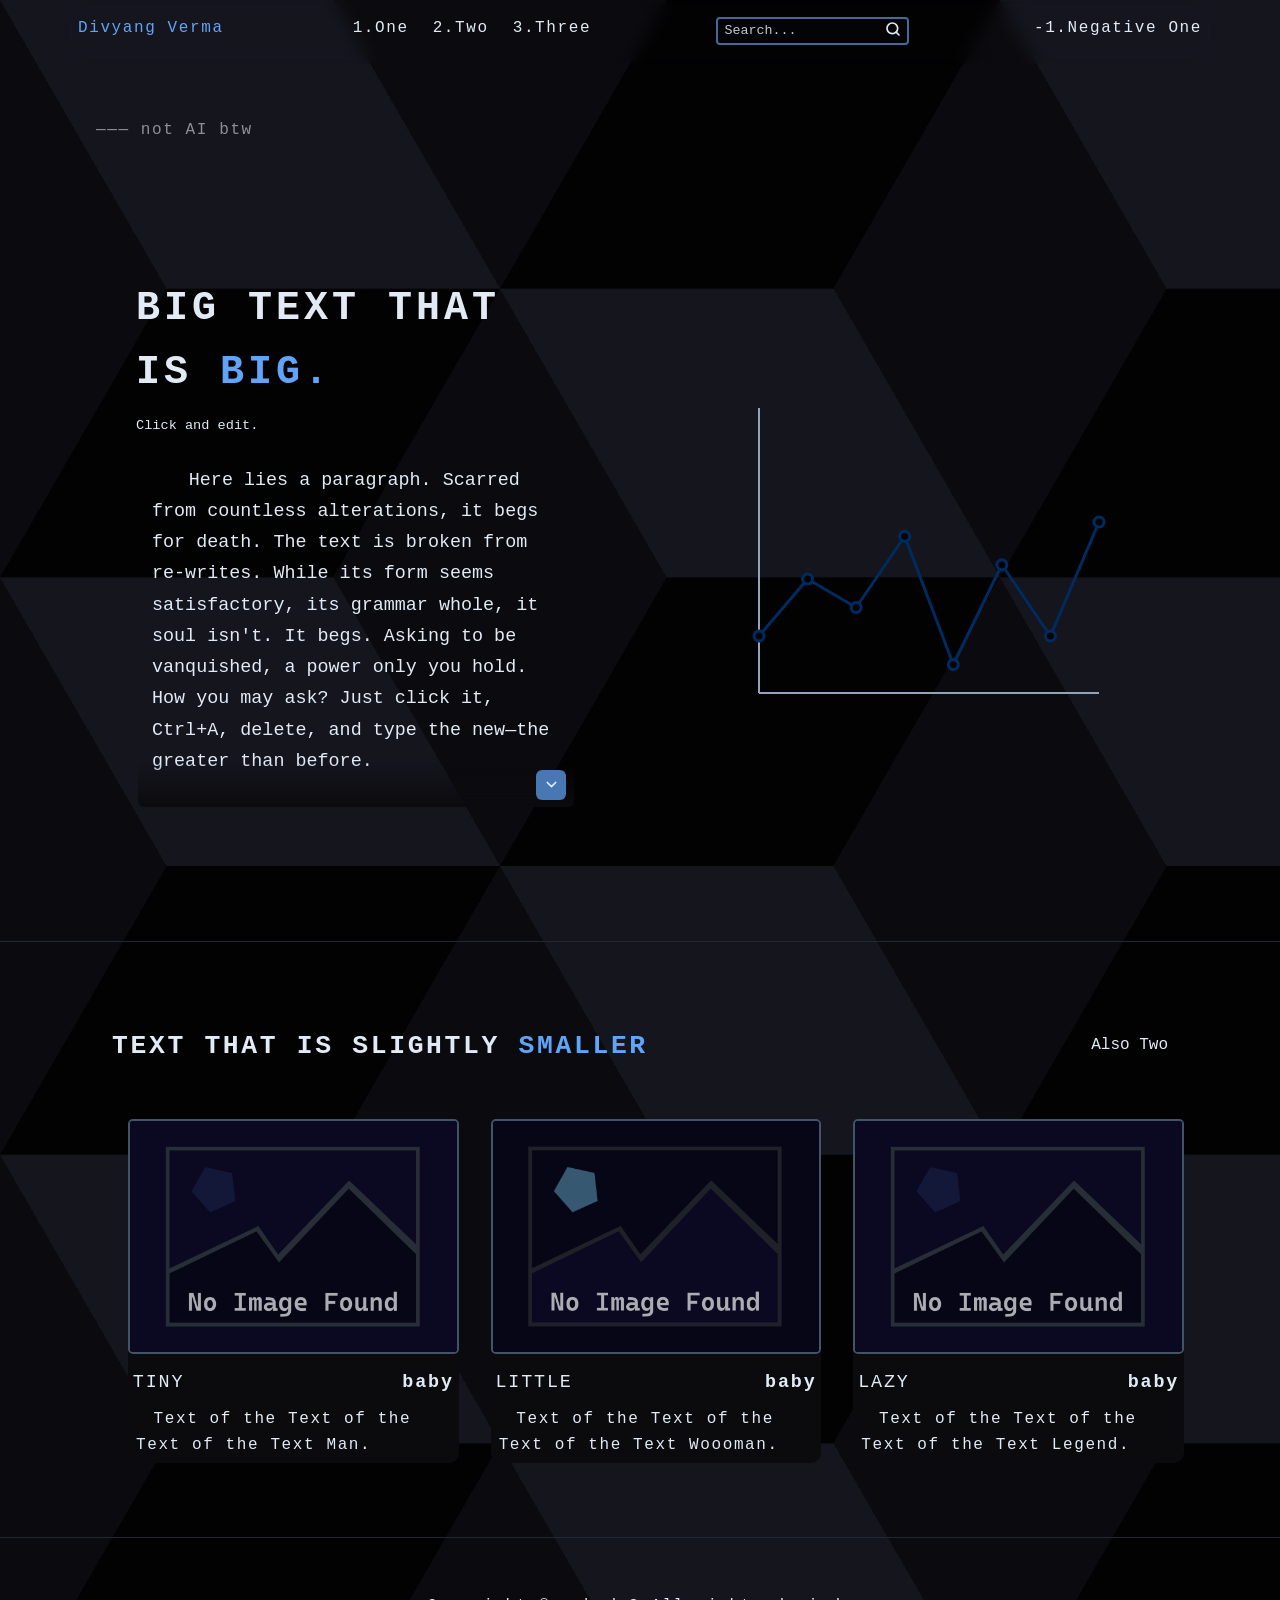
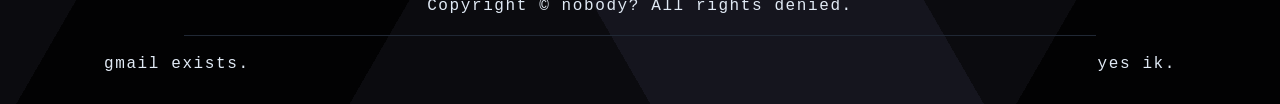
<file: index.html>
<!DOCTYPE html>
<html lang="en">
<head>
    <meta charset="UTF-8">
    <meta name="viewport" content="width=device-width, initial-scale=1.0">
    <title>Divy Thingy</title>
    <meta name="description" content=" description of website">
    <link rel="stylesheet" href="style.css">
</head>
<body>
    <header>
        <nav>
            <ul>
                <li><a href="index.html" class="navItem" style="color: #61a4f7;"><p class="navName" style="color: #61a4f7;">Divyang Verma</p></a></li>
                
                <div class="navItemGroup">
                    <li><a href="#one" class="navItem"><p class="navNum">1.</p> <p class="navName">One</p></a></li>
                    <li><a href="#two" class="navItem"><p class="navNum">2.</p> <p class="navName">Two</p></a></li>
                    <li><a href="#three" class="navItem"><p class="navNum">3.</p> <p class="navName">Three</p></a></li>
                </div>

                <li><form class="searchForm">
                    <input type="text" placeholder="Search..." class="searchInput">
                    <button type="submit" class="searchButton">
                        <svg width="16" height="16" viewBox="0 0 24 24" fill="none" stroke="currentColor" stroke-width="2.5" stroke-linecap="round" stroke-linejoin="round"><circle cx="11" cy="11" r="8"></circle><line x1="21" y1="21" x2="16.65" y2="16.65"></line></svg>
                    </button>
                </form></li>
                
                <li class="rightItem"><a href="#negOne" class="navItem"><p class="navNum">-1.</p> <p class="navName">Negative One</p></a></li>
            </ul>
        </nav>
    </header>


    <div id="textOverlay" class="text-overlay">
        <div class="expanded-text-box">
            <button id="closeTextButton" class="text-close-button" title="Close expanded text" aria-label="Close expanded text">
                <svg viewBox="0 0 24 24" fill="none" stroke="currentColor" stroke-width="2" stroke-linecap="round" stroke-linejoin="round"><line x1="18" y1="6" x2="6" y2="18"></line><line x1="6" y1="6" x2="18" y2="18"></line></svg>
            </button>
            <h2>More text ...</h2>
            <div id="expandedTextEditor" class="expanded-text-editor" contenteditable="true"></div>
        </div>
    </div>

    <div id="graphOverlay" class="graph-overlay">
        <div class="expanded-graph">
            <button id="closeGraphButton" class="close-button" title="Close expanded graph" aria-label="Close expanded graph">
                <svg viewBox="0 0 24 24" fill="none" stroke="currentColor" stroke-width="2" stroke-linecap="round" stroke-linejoin="round"><line x1="18" y1="6" x2="6" y2="18"></line><line x1="6" y1="6" x2="18" y2="18"></line></svg>
            </button>

            <div class="expanded-graph-left">
                <h2>Graph</h2>
                <div id="expandedGraphStage" class="graph-space"></div>
            </div>

            <div class="expanded-graph-right">
                <h3>Tablular Info</h3>
                <div class="sentence-table-container">
                    <table class="sentence-table">
                    <thead><tr><th>#</th><th>First Word</th><th>Length</th></tr></thead>
                    <tbody id="sentenceTableBody"></tbody>
                    </table>
                </div>

                <div class="stats-section">
                    <div class="stats-title">Stats</div>
                    <div class="stats-grid">
                        <div class="stat-item"><div class="stat-label">Common Word Starting</div><div id="commonStarterStat" class="stat-value">0.00%</div></div>
                        <div class="stat-item"><div class="stat-label">Standard Deviation</div><div id="standardDeviationStat" class="stat-value">0.00 words</div></div>
                        <div class="stat-item"><div class="stat-label">Average Sentence Length</div><div id="averageSentenceLengthStat" class="stat-value">0.00 words</div></div>
                        <div class="stat-item"><div class="stat-label">Average First Word Length</div><div id="averageFirstWordLengthStat" class="stat-value">0.00 letters</div></div>
                    </div>
                </div>
            </div>
        </div>
    </div>

    <br>
    <br>
    <br>
    <br>

    <p class="sectioned"><span class="revHover">——— not AI btw</span><span class="reveal">: Yes, this site was made from scrath (no A.I.). No I do not know how to spell scratch.</span></p>

    <br>
    <br>

    <main>
        <section id="primary">
            <section id="left">
                    <div class="container-box">
                        <h1>Big text that is <span class="highligthThisText">Big.</span></h1>
                        <div class="helper-text">Click and edit.</div>
                        <div id="paragraphWrapper" class="paragraph-wrapper">
                            <div id="liveTextSource" class="paragraph-editor" contenteditable="true">&emsp;&emsp;Here lies a paragraph. Scarred from countless alterations, it begs for death. The text is broken from re-writes. While its form seems satisfactory, its grammar whole, it soul isn't. It begs. Asking to be vanquished, a power only you hold. How you may ask? Just click it, Ctrl+A, delete, and type the new—the greater than before.</div>
                            <button id="resetTextButton" class="reset-text-button" title="Reset">
                                ↺
                            </button>
                            <button id="expandTextButton" class="text-expand-button" title="Expand text" aria-label="Expand text">
                                <svg viewBox="0 0 24 24" fill="none" stroke="currentColor" stroke-width="2" stroke-linecap="round" stroke-linejoin="round"><polyline points="6 9 12 15 18 9"></polyline></svg>
                            </button>
                        </div>
                    </div>
            </section>
            <section id="right">
                <div class="container-box graph-panel">
                    <h2>Graph</h2>
                    <div class="helper-text">Hover and Click.</div>
                    <button id="expandGraphButton" class="expand-button" title="Expand graph" aria-label="Expand graph">
                        <svg viewBox="0 0 24 24" fill="none" stroke="currentColor" stroke-width="2" stroke-linecap="round" stroke-linejoin="round"><polyline points="8 3 3 3 3 8"></polyline><polyline points="16 3 21 3 21 8"></polyline><polyline points="8 21 3 21 3 16"></polyline><polyline points="16 21 21 21 21 16"></polyline></svg>
                    </button>
                    <div style="position:relative;padding-left:45px;margin-top:20px;padding-bottom:20px;">
                        <div id="visualGraphStage" class="graph-space"></div>
                    </div>
                </div>
            </section>
        </section>

        <br>
        <br>
        <br>

        <hr>

        <br>
        <br>

        <section id="secondary">
            <div class="title">
                <h2>Text That is Slightly <span class="highligthThisText">Smaller</span></h2>   <a href="projects.html" class="randomLinkOne">Also Two</a>
            </div>

            <br>

            <ul class="list">
                <li class="listItem">
                    <img src="NoImageFound.png" alt="Tiny Image" class="imageInList">
                    <div class="tinyTitle">
                        <p class="tinyName">Tiny</p>     <p class="tinyYear">baby</p>
                    </div>
                    <p class="listItemGenText"> &emsp;Text of the Text of the Text of the Text Man.</p>
                </li>
                <li class="listItem">
                    <img src="NoImageFoundTwo.png" alt="Tiny Image" class="imageInList">
                    <div class="tinyTitle">
                        <p class="tinyName">Little</p>     <p class="tinyYear">baby</p>
                    </div>
                    <p class="listItemGenText">&emsp;Text of the Text of the Text of the Text Woooman.</p>
                </li>
                <li class="listItem">
                    <img src="NoImageFound.png" alt="Tiny Image" class="imageInList">
                    <div class="tinyTitle">
                        <p class="tinyName">Lazy</p>     <p class="tinyYear">baby</p>
                    </div>
                    <p class="listItemGenText">&emsp;Text of the Text of the Text of the Text Legend.</p>
                </li>
            </ul>
        </section>
    </main>

    <br>

    <hr>
    
    <footer>
        <p>Copyright &copy; nobody? All rights denied.</p>
        <hr class="footBreak">
        <div class="bottomFoot"> <p>gmail exists.</p> <p>yes ik.</p> </div>
    </footer>

    <script src="script.js"></script>
</body>
</html>
</file>
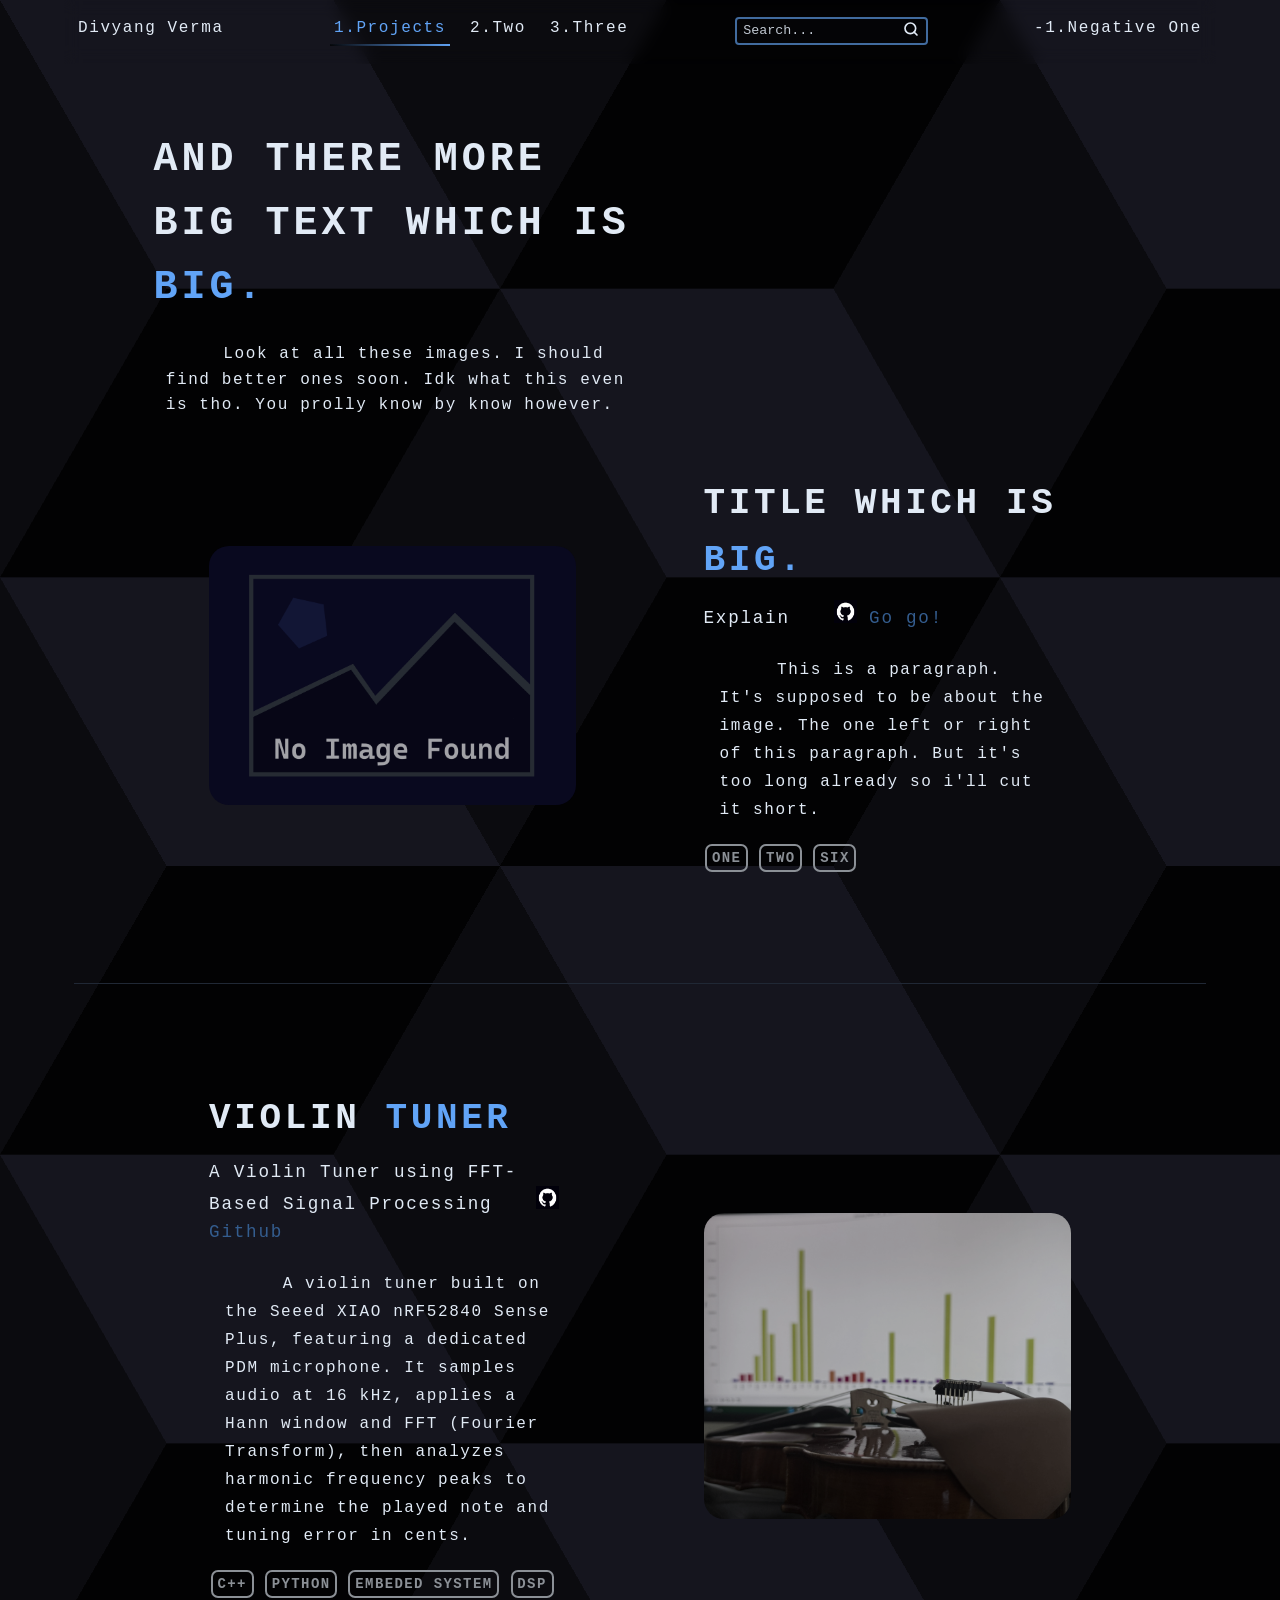
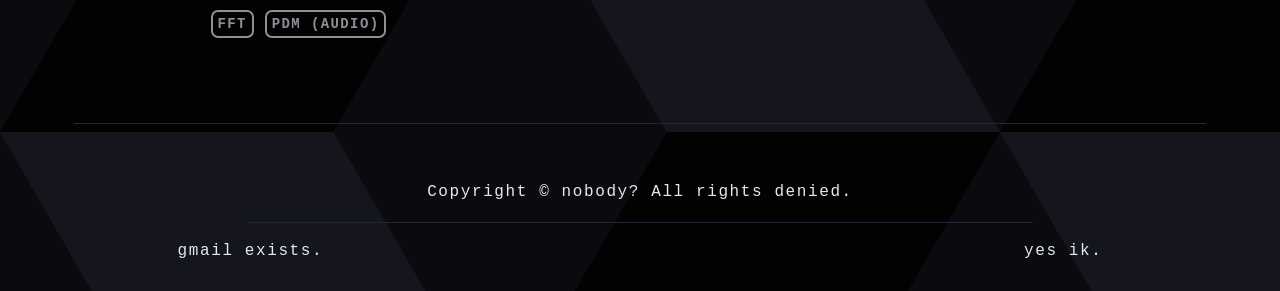
<file: projects.html>
<!DOCTYPE html>
<html lang="en">
<head>
    <meta charset="UTF-8">
    <meta name="viewport" content="width=device-width, initial-scale=1.0">
    <title>Divy Thingies</title>
    <meta name="description" content=" description of website">
    <link rel="stylesheet" href="style.css">
</head>
<body style="padding: 0 clamp(12%, 15vw - 7rem, 5%);">
    <header>
        <nav>
            <ul>
                <li><a href="index.html" class="navItem"><p class="navName">Divyang Verma</p></a></li>
                
                <div class="navItemGroup">
                    <li><a href="projects.html" class="navItem" style="color: #61a4f7; background-size: 100% 2px;"><p class="navNum" style="color: #61a4f7;">1.</p> <p class="navName" style="color: #61a4f7;">Projects</p></a></li>
                    <li><a href="#two" class="navItem"><p class="navNum">2.</p> <p class="navName">Two</p></a></li>
                    <li><a href="#three" class="navItem"><p class="navNum">3.</p> <p class="navName">Three</p></a></li>
                </div>

                <li><form class="searchForm">
                    <input type="text" placeholder="Search..." class="searchInput">
                    <button type="submit" class="searchButton">
                        <svg width="16" height="16" viewBox="0 0 24 24" fill="none" stroke="currentColor" stroke-width="2.5" stroke-linecap="round" stroke-linejoin="round"><circle cx="11" cy="11" r="8"></circle><line x1="21" y1="21" x2="16.65" y2="16.65"></line></svg>
                    </button>
                </form></li>
                
                <li class="rightItem"><a href="#negOne" class="navItem"><p class="navNum">-1.</p> <p class="navName">Negative One</p></a></li>
            </ul>
        </nav>
    </header>

    <br>
    <br>
    <br>
    <br>

    <main>
        <br>

        <section class="projIntroduction">
            <h1>And there more Big text which is <span class="highligthThisText">Big.</span></h1>
            <p style="padding:2.5%;">&emsp; &emsp; Look at all these images. I should find better ones soon. Idk what this even is tho. You prolly know by know however.</p>
        </section>
            
        <section id="primary">
            <section id="left" style="display: flex; padding: 2.5%; align-items:center;">
                    <img src="NoImageFound.png" class="projImg">
            </section>

            <section id="right" style="padding: 2.5%;">
                <h1 class="MediumTitle">Title which is <span class="highligthThisText">Big.</span></h1>
                
                <div class="projBasicInfo">
                    <span class="upBitText">Explain</span> &emsp; 
                    <a href="https://github.com" class="GithubLink">
                        <img src="githubLogo.png" alt="GitHub Logo" class="githubLogo"> 
                        <span class="upBit">Go go!</span>
                    </a>
                </div>

                <p class="projExpl"> &emsp; &emsp; This is a paragraph. It's supposed to be about the image. The one left or right of this paragraph. But it's too long already so i'll cut it short.</p>
            
                <div class="projTypes">
                    <p class="typeLabel">one</p>
                    <p class="typeLabel">two</p>
                    <p class="typeLabel">six</p>
                </div>
            </section>
            
        </section>


        <br>
        <br>
        <hr>
        <br>
        <br>
            
        <section id="primary">
            <section id="left" style="padding: 2.5%;">
                <h1 class="MediumTitle">Violin <span class="highligthThisText">Tuner</span></h1>
                
                <div class="projBasicInfo">
                    <span class="upBitText">A Violin Tuner using FFT-Based Signal Processing</span> &emsp; 
                    <a href="https://github.com/vermadivyang/SeeedXIAO_Tuner" class="GithubLink">
                        <img src="githubLogo.png" alt="GitHub Logo" class="githubLogo"> 
                        <span class="upBit">Github</span>
                    </a>
                </div>

                <p class="projExpl"> &emsp; &emsp; A violin tuner built on the Seeed XIAO nRF52840 Sense Plus, featuring a dedicated PDM microphone. It samples audio at 16 kHz, applies a Hann window and FFT (Fourier Transform), then analyzes harmonic frequency peaks to determine the played note and tuning error in cents.</p>
            
                <div class="projTypes">
                    <p class="typeLabel">C++</p>
                    <p class="typeLabel">Python</p>
                    <p class="typeLabel">Embeded System</p>
                    <p class="typeLabel">DSP</p>
                    <p class="typeLabel">FFT</p>
                    <p class="typeLabel">PDM (audio)</p>
                </div>
            </section>

            <section id="right" style="display: flex; padding: 2.5%; align-items:center;">
                <button id="expandTextButton" class="text-expand-button" title="Expand text" aria-label="Expand text">
                    <svg viewBox="0 0 24 24" fill="none" stroke="currentColor" stroke-width="2" stroke-linecap="round" stroke-linejoin="round"><polyline points="6 9 12 15 18 9"></polyline></svg>
                </button>
                <img src="ViolinFFTimage.jpeg" class="projImg">
            </section>
        </section>
    </main>

    <div id="textOverlay" class="text-overlay">
        <div class="expanded-text-box">
            <button id="closeTextButton" class="text-close-button" title="Close expanded text" aria-label="Close expanded text">
                <svg viewBox="0 0 24 24" fill="none" stroke="currentColor" stroke-width="2" stroke-linecap="round" stroke-linejoin="round"><line x1="18" y1="6" x2="6" y2="18"></line><line x1="6" y1="6" x2="18" y2="18"></line></svg>
            </button>
            <h2>More text ...</h2>
            <div id="expandedTextEditor" class="expanded-text-editor" contenteditable="true"></div>
        </div>
    </div>


    <br>
    <hr>
    <footer>
        <p>Copyright &copy; nobody? All rights denied.</p>
        <hr class="footBreak">
        <div class="bottomFoot"> <p>gmail exists.</p> <p>yes ik.</p> </div>
    </footer>

    <script src="script.js"></script>
</body>
</html>
</file>
<file: style.css>
:root {
  --bg-color: #040406;
  --different-bg-color: hsl(240, 11%, 5%);
  
  /*Remediner: change script "No words to graph" color*/
  --text-color: #e1eaf5; 
  --highlighted-text-color: #61a4f7;
  
  --border-color: #416b9e;
  --highlighted-border-color: #6e9dc9;
  
  --button-bg-color: #4878b3;
  --highlighted-button-bg-color: #345d8f;

  --chartline-color: #002b5f;
  --chartaxis-color: #3e5a97; /*numbers*/
  --chartgrid-color: #0d1a2b;
  --chartavgline-color: #00d7fd;

  --scrollbar-color: #000920;
  --divider-color: #202835;
}

@property --c1 {
  syntax: '<color>';
  inherits: false;
  initial-value: hsl(240, 17%, 1%);
}@property --c2 {
  syntax: '<color>';
  inherits: false;
  initial-value: hsl(240, 17%, 10%);
}
@property --c3 {
  syntax: '<color>';
  inherits: false;
  initial-value: hsl(240, 17%, 5%);
}

@property --transC {
  syntax: '<color>';
  inherits: false;
  initial-value: hsl(240, 17%, 0%);
}

html {
  --s: 1000px; /* control the size*/
    background-color: var(--bg-color);
}

* {
    box-sizing: border-box;
    margin: 0;
    padding: 0;
    scrollbar-width: thin;
    scrollbar-color: var(--scrollbar-color) var(--bg-color);
}

.scroll-container {
    overflow-y: auto;
    -webkit-overflow-scrolling: touch;
    scroll-behavior: smooth;
}

body {
    
    font-family: "Andale Mono", monospace;
    line-height: 1.6;
    color: var(--text-color);
    background-color: var(--bg-color);

    --body-pad: clamp(2.5%, 15vw - 7rem, 15%);
    padding:0 var(--body-pad);

    background:
    repeating-conic-gradient(from 30deg,#0000 0 120deg,var(--c3) 0 50%) 
    calc(var(--s)/2) calc(var(--s)*tan(30deg)/2),
    repeating-conic-gradient(from 30deg,var(--c1) 0 60deg,var(--c2) 0 120deg,var(--c3) 0 50%);
    background-size: var(--s) calc(var(--s)*tan(30deg));

    animation: bg-ani 10s linear infinite alternate;
}
@keyframes bg-ani {
    0% {
        --c1: hsl(240, 17%, 1%);
        --c2: hsl(240, 17%, 2%);
        --c3: hsl(240, 17%, 3%);
    }
    50% {
        --c1: hsl(240, 17%, 3%);
        --c2: hsl(240, 17%, 1%);
        --c3: hsl(240, 17%, 2%);
    }
    100% {
        --c1:hsl(240, 17%, 2%);
        --c2: hsl(240, 17%, 3%);
        --c3: hsl(240, 17%, 1%);
    }
}

@media (max-width: 850px) {
    body {
        padding: 0 0.5rem;
    }
}

header {
    text-align: center;
    padding: 0 0;

    position: fixed;
    z-index: 1000;
    backdrop-filter: blur(8px); 
    left:5%;
    right:5%;

}



nav {
    /*background-color: var(--bg-color);*/
    display: flex;
    justify-content: left;
    align-items: left;
    white-space: nowrap; 
    padding: 1rem 0;

    animation: slideIntro 1s forwards;

    border-bottom: 2px rgba(20, 25, 32, 0%) solid;
    border-left: 2px rgba(20, 25, 32, 0%) solid;
    border-right: 2px rgba(20, 25, 32, 0%) solid;

}

nav.scrolled {

    border-bottom: 2px rgba(20, 25, 32, 100%) solid;
    border-left: 2px rgba(20, 25, 32, 100%) solid;
    border-right: 2px rgba(20, 25, 32, 100%) solid;
    
    transition: 0.25s ease-in-out;
}

nav a.navItem {
    color: var(--text-color);
    padding: 0 0.25rem;
    text-decoration: none;
    font-weight: none;
    align-items: left;
    justify-content: left;
    display: flex;

    background-image: linear-gradient(20deg, var(--bg-color), var(--highlighted-text-color));
    background-repeat: no-repeat;
    
    background-size: 0% 2px;
    background-position: left bottom;
    
    transition: background-size 0.25s ease-in-out;
}


@keyframes slideIntro {
  0% {
    opacity: 0;
    transform: translateX(-1000px);
  }
  100% {
    opacity: 1;
    transform: translateX(0);
  }
}


nav a p.navNum {
    color:var(--text-color);
}

nav a p.navName {
    color:var(--text-color);
    transition: color 0.4s ease-in-out;
}

nav li {
    float: left;

    padding: 0 0.5rem;
}


nav a.navItem:hover .navName {
    color: var(--highlighted-text-color);
}

nav a.navItem:hover {
    background-size: 100% 2px;
}

.searchForm {
    background-color:  var(--bg-color);
    padding: 0 0.4rem;

    height: 1.75rem;
    
    border: 2px solid;
    border-radius: 4px;
    border-color:var(--border-color);
    
    display: flex;
    justify-content: center;
    align-items: center;

    transition: border-color 0.25s ease-in-out;
}

.searchInput {
    color: var(--text-color);
    background-color: var(--bg-color);
    border: none;
        font-family: "Andale Mono", monospace;


    height: 1.4rem;
}

.searchInput::placeholder {
    color: var(--text-color);
    opacity: 0.85;
}

.searchButton {
    color: var(--text-color);
    background-color: var(--bg-color);
    border: none;

    height: 1.4rem;

}

.searchInput:focus {
    outline: none;
    box-shadow: none;
}

.searchForm:focus-within {
    border-color: var(--highlighted-border-color);
}

ul {
    list-style-type: none;
    margin: 0;
    padding: 0;
    overflow: hidden;
    display: flex;
    align-items: center;
    justify-content: space-between;
    width: 100%;
}


#primary {
    color: var(--text-color);
    margin-left: 1rem;
    margin-right: 1rem;

    /*padding: .34rem clamp(2.5%, 15vw - 8.5rem, 25%);*/

    display: flex;
    justify-content: space-between;
}

@media (max-width:850px) {
    #primary {
        flex-direction: column;
        align-items: center;

        padding: .2rem 0;
    }
}


#left {
    margin-top: 1rem;
    margin-bottom: 1rem;
    margin-left: 1rem;
    width: 100%;
    margin-right: clamp(0rem, 15vw - 8.5rem, 2.5rem);
}

#right {
    margin-top: 1rem;
    margin-bottom: 1rem;
    margin-right: 1rem;
    width: 100%;
    margin-left: clamp(0rem, 15vw - 8.5rem, 2.5rem);
}

#secondary {
    color: var(--text-color);
    margin-left: 1rem;
    margin-right: 1rem;
    padding: 1rem 0;

}

#secondary .title {
    color: var(--text-color);
    margin-left: 1rem;
    margin-right: 1rem;

    display: flex;
    justify-content: space-between;

}

#secondary .title .randomLinkOne {
    color: var(--text-color);
    text-decoration: none;
    margin-top: 0.5rem;
    transition: ease-in-out 0.25s;
}

#secondary .title .randomLinkOne:hover {
    color: var(--highlighted-text-color);
}

#secondary .list {
    margin-left: 1rem;
    margin-right: 1rem;

    display: flex;
    justify-content: space-between;

}

@media (max-width:850px) {
    #secondary .list {
        flex-direction: column;
        align-items: center;
    }
}

#secondary .list .listItem {
    background-color: var(--different-bg-color);
    color: var(--text-color);
    margin-left: 1rem;
    margin-right: 1rem;
    margin-top: 1rem;
    margin-bottom: 1rem;
    width: 100%;
    border-radius: 10px;

    transition: 0.4s ease-in-out;

}

#secondary .list .listItem .tinyTitle {
    display: flex;
    justify-content: space-between;
    width:100%;
}

#secondary .list .listItem .tinyTitle .tinyName {
    color: var(--text-color);
    width: 100%;
    margin: 0.3rem;
    font-size:1.15rem;
    transition: 0.4s ease-in-out;
    text-transform: uppercase;
}

#secondary .list .listItem .tinyTitle .tinyYear {
    color: var(--text-color);
    text-align: right;
    font-weight: 900;
    width: 100%;
    margin: 0.3rem;
    margin-left: 7rem;
    font-size:1.15rem;

}

#secondary .list .listItem .listItemGenText {
    color: var(--text-color);
    width: 100%;
    margin: 0.3rem;
    margin-left: 0.5rem;
    margin-right: 0.5rem;
    font-size:1rem;

}

.imageInList {
    width: 100%;
    height: auto;
    border-radius: 5px;
    border: 2px solid var(--border-color);
    filter: grayscale(50%) brightness(0.8);
    transition: ease-in-out 0.4s;

}

.listItem:hover .imageInList {
    border-color: var(--highlighted-border-color);
    filter: grayscale(0%) brightness(1);
}

#secondary .list .listItem:hover .tinyTitle .tinyName {
    color: var(--highlighted-text-color);
}

.typeLabel {
    font-size:14px;
    font-weight:700;
    color: #8b9096;

    border:2px #8b9096 solid;  
    border-radius: 7px; 

    padding-top: 0.05rem; 
    padding-bottom: 0.05rem; 
    padding-right: 0.3rem; 
    padding-left: 0.3rem; 



    margin-left: 0.1rem;
    margin-right: 0.1rem;

    text-transform: uppercase;
    width: fit-content;
}
.upBit {
    color:var(--highlighted-button-bg-color);
    transition: 0.25s ease-in-out;
}

.upBit:hover{
    color:var(--highlighted-text-color);
}

.projTypes {
    display:flex;
    justify-content: left;
    flex-wrap: wrap;
    gap: 0.5rem;
}

.container {
    display: flex;
    max-width: 1100px;
    margin: 2rem auto;
    padding: 0 1rem;
    gap: 2rem;
}

.content {
    flex: 3;
    background: var(--bg-color);
    padding: 2rem;
    border-radius: 8px;
    box-shadow: 0 4px 6px rgba(0,0,0,0.05);
}

.sidebar {
    flex: 1;
    background: var(--bg-color);
    padding: 2rem;
    border-radius: 8px;
}

footer {
    color: var(--text-color);
    text-align: center;
    padding: 1.5rem;
    margin-top: 2rem;
}

.bottomFoot {
    display: flex;
    justify-content: space-between;
}

.footBreak {
    border: none;
    border-top: 1px solid var(--divider-color);
    width: 85%;
    margin: 1rem auto;
}

.projIntroduction {
    width:50%;
}

hr {
    border: none;
    border-top: 1px solid var(--divider-color);
    
    margin-left: calc(-1 * var(--body-pad));
    margin-right: calc(-1 * var(--body-pad));
    width: calc(100% + (2 * var(--body-pad)));

    margin-top: 1rem;
    margin-bottom: 1rem;
  
}

h1 {
    margin-top: 0;
    font-size: 2.5rem;
    text-transform: uppercase;
    letter-spacing: .1em;
    color: var(--text-color);
    margin-bottom: 10px;

    animation: popIntro 0.75s forwards;

}

.MediumTitle {
    font-size: 2.25rem;
    transition: 0.3s ease-in-out;
}


@keyframes popIntro {
  0% {
    opacity: 0;
    transform: translateY(20px);
  }
  100% {
    opacity: 1;
    transform: translateY(0);
  }
}

h2 {
    margin-top: 0;
    font-size: 1.65rem;
    text-transform: uppercase;
    letter-spacing: .1em;
    color: var(--text-color);
    margin-bottom: 10px;

}

p {
    margin-top: 0;
    font-size: 1rem;
    letter-spacing: .1em;
    color: var(--text-color);
    margin-bottom: 4px;
}


.projExpl {
    padding:1rem;
    padding-top:1.25rem;
    font-size: 1rem;
    letter-spacing: .1em;
    color: var(--text-color);
    margin-bottom: 4px;
    line-height: 1.75em;
}

.projBasicInfo {
    margin-top: 0;
    font-size: 1.1rem;
    letter-spacing: .1em;
    color: var(--text-color);
    margin-bottom: 4px;
}

.GithubLink {
    text-decoration: none;
    margin-top: 0;
    font-size: 1.1rem;
    letter-spacing: .1em;
    color: var(--text-color);
    margin-bottom: 4px;
}


.githubLogo {
    width: 23px;
    height: 23px;
    color:var(--text-color);
}

.sectioned {
    text-align: left;
    color: #8b9096;
    margin: 1rem;
    /*background-color:green;*/
}

.reveal {
    color: rgba(0,0,0,0%);
    text-align: left;
    display: inline;
    margin: 1rem;
    transition: 0.5s ease-in-out;
}

.revHover:hover {
    color: #b5bbc4;
}

.revHover:hover + .reveal {
    color: #b5bbc4;
    transition: 0.5s ease-in-out;
}

.highligthThisText{
    color: var(--highlighted-text-color);
    display: inline;
}

.projImg {
    width:100%;
    height: auto;
    filter: grayscale(50%) brightness(0.75);
    border-radius:20px;

    transition: 0.3s ease-in-out;
}

#primary:hover .projImg{
    filter: grayscale(0%) brightness(1);
}

#primary:hover .MediumTitle{
    color: var(--highlighted-text-color);
}


/*all stuff below is with the sentnace fluency*/
.app-grid {
    display: grid;
    grid-template-columns: 1fr 1fr;
    gap: 30px;
    max-width: 1300px;
    margin: 0 auto;
}

@media(max-width:850px) {
    .app-grid {
        grid-template-columns: 1fr;
    }
}

.container-box {
    background: none;
    border-radius: 12px;
    padding: 24px;
    /*box-shadow: 0 4px 6px -1px rgba(0,0,0,.05),0 2px 4px -1px rgba(0,0,0,.03);*/
    display: flex;
    flex-direction: column;
}



.paragraph-wrapper {
    position: relative;
    flex-grow: 1;
}

.paragraph-editor {
    min-height: 320px;
    max-height: 360px;
    padding: 16px;
    padding-bottom: 35px;
    border-radius: 8px;
    font-size: 1.15rem;
    line-height: 1.7;
    outline: none;
    transition: all .2s ease;
    overflow-y: auto;
    white-space: pre-wrap;
    box-sizing: border-box;
    position: relative;
}


.paragraph-editor:focus {
    border-color: var(--highlighted-border-color);
    box-shadow: 0 0 0 4px rgba(79,70,229,.1);
}

.paragraph-editor.unfocused {
    border-color: var(--border-color);
    box-shadow: none;
}

.paragraph-wrapper::after {
    content:"";
    position:absolute;
    left:2px;
    right:2px;
    bottom:2px;
    height:45px;
    border-radius:0 0 6px 6px;
    background:linear-gradient(to bottom,rgba(255,255,255,0),var(--different-bg-color));
    pointer-events:none;
    opacity:0;
    transition:opacity .2s;
}

.paragraph-wrapper.has-overflow::after {
    opacity:1;
}

.text-expand-button {
    position:absolute;
    right:10px;
    bottom:9px;
    z-index:5;
    border:none;
    background:var(--button-bg-color);
    color:var(--text-color);
    width:30px;
    height:30px;
    border-radius:6px;
    cursor:pointer;
    display:none;
    align-items:center;
    justify-content:center;
}

.text-expand-button:hover {
    background:var(--highlighted-button-bg-color);
    color: var(--highlighted-text-color);
}

.text-expand-button svg {
    width:17px;
    height:17px;
}

.paragraph-wrapper.has-overflow .text-expand-button {
    display:flex;
}

.text-overlay {
    position:fixed;
    inset:0;
    background:rgba(0,0,0,.5);
    z-index:2000;
    display:none;
    align-items:center;
    justify-content:center;
    padding:30px;
    box-sizing:border-box;
}

.text-overlay.open {
    display:flex;
}

.expanded-text-box {
    width:min(1000px,calc(100vw - 60px));
    height:min(750px,calc(100vh - 60px));
    background:var(--different-bg-color);
    border-radius:14px;
    box-shadow:0 20px 60px rgba(0,0,0,.3);
    padding:25px;
    box-sizing:border-box;
    position:relative;
    display:flex;
    flex-direction:column;
}

.expanded-text-editor {
    flex:1;
    min-height:0;
    padding:18px;
    border:2px solid var(--border-color);
    border-radius:8px;
    font-size:1.15rem;
    line-height:1.7;
    outline:none;
    overflow-y:auto;
    white-space:pre-wrap;
}

.expanded-text-editor:focus {
    border-color: var(--highlighted-border-color);
    box-shadow:0 0 0 4px rgba(79,70,229,.1);
}

.text-close-button {
    position:absolute;
    top:12px;
    right:12px;
    width:34px;
    height:34px;
    border:none;
    background:var(--button-bg-color);
    border-radius:7px;
    cursor:pointer;
    display:flex;
    align-items:center;
    justify-content:center;
    color:var(--text-color);
    z-index:5;
}

.text-close-button:hover {
    background:var(--highlighted-button-bg-color);
    color:var(--highlighted-text-color);
}

.text-close-button svg {
    width:19px;
    height:19px;
}

.graph-space {
    height:330px;
    position:relative;
    background:none;
    overflow:visible;
}

.chart-svg {
    width:100%;
    height:100%;
    overflow:visible;
    margin-top:10px;
}

.chart-line {
    fill:none;
    stroke:var(--chartline-color);
    stroke-width:3;
    stroke-linecap:round;
    stroke-linejoin:round;
}

.chart-point {
    fill:var(--bg-color);
    stroke:var(--chartline-color);
    stroke-width:3;
    cursor:pointer;
}

.chart-point:hover,.chart-point.selected {
    fill:var(--chartline-color);
}

.sentence-label-background {
    fill:var(--bg-color);
    stroke:var(--chartgrid-color);
    stroke-width:2;
    rx:4;
    opacity:0;
    pointer-events:none;
}

.sentence-label {
    font-size:12px;
    font-weight:800;
    fill:var(--text-color);
    pointer-events:none;
    opacity:0;
}

.sentence-label.visible,.sentence-label-background.visible {
    opacity:1;
}

.standard-line {
    stroke:var(--chartavgline-color);
    stroke-width:2;
    stroke-dasharray:8 6;
}

.grid-line,.x-grid-line {
    stroke:var(--chartgrid-color);
    stroke-width:1;
}

.axis-number {
    font-size:11px;
    fill:var(--chartaxis-color);
}

.helper-text {
    font-size:.85rem;
    color:var(--text-color);
    margin-bottom:12px;
}

.graph-panel {
    position:relative;
}

.reset-text-button {
    position: absolute;
    left: 10px;
    bottom: 9px;
    z-index: 5;
    border: none;
    background: var(--button-bg-color);
    color: var(--text-color);
    width: 30px;
    height: 30px;
    border-radius: 6px;
    cursor: pointer;
    display: none;
    align-items: center;
    justify-content: center;
    font-size: 18px;
}

.reset-text-button:hover {
    background: var(--highlighted-button-bg-color);
    color: var(--highlighted-text-color);
}

.paragraph-wrapper.active .reset-text-button {
    display: flex;
}

.expand-button {
    position:absolute;
    top:8px;
    right:8px;
    width:32px;
    height:32px;
    border:none;
    background:var(--button-bg-color);
    border-radius:6px;
    cursor:pointer;
    display:flex;
    align-items:center;
    justify-content:center;
    z-index:10;
    color:var(--text-color);
}

.expand-button:hover {
    background:var(--highlighted-button-bg-color);
    color:var(--highlighted-text-color);
}

.expand-button svg {
    width:18px;
    height:18px;
}

.graph-overlay {
    position:fixed;
    inset:0;
    background:rgba(0,0,0,.5);
    z-index:1000;
    display:none;
    align-items:center;
    justify-content:center;
    padding:30px;
    box-sizing:border-box;
}

.graph-overlay.open {
    display:flex;
}

.expanded-graph {
    position:relative;
    width:calc(100vw - 60px);
    height:calc(100vh - 60px);
    background:var(--bg-color);
    border-radius:14px;
    box-shadow:0 20px 60px rgba(0,0,0,.3);
    padding:25px;
    box-sizing:border-box;
    display:grid;
    grid-template-columns:minmax(0,1.7fr) minmax(300px,.8fr);
    gap:30px;
}

.expanded-graph-left {
    min-width:0;
    display:flex;
    flex-direction:column;
    padding-right:10px;
}

.expanded-graph-left .graph-space {
    height:100%;
    width:100%;
    min-height:0;
}

.expanded-graph-right {
    min-width:0;
    display:flex;
    flex-direction:column;
    overflow:hidden;
    padding-top:5px;
}

.expanded-graph-right h3 {
    margin:0 0 15px;
    color:var(--text-color);
    font-size:1rem;
    text-transform:uppercase;
    letter-spacing:.05em;
}

.sentence-table-container {
    flex:1;
    min-height:0;
    overflow-y:auto;
    border:1px solid var(--border-color);
    border-radius:8px;
}

.sentence-table {
    width:100%;
    border-collapse:collapse;
    table-layout:fixed;
}

.sentence-table th,.sentence-table td {
    padding:9px 12px;
    border-bottom:1px solid var(--border-color);
    text-align:left;
}

.sentence-table th {
    background:var(--bg-color);
    color:var(--text-color);
    font-weight:700;
    position:sticky;
    top:0;
    z-index:2;
}

.sentence-table th:first-child,.sentence-table td:first-child {
    width:70px;
    text-align:center;
}

.sentence-table th:last-child,.sentence-table td:last-child {
    width:110px;
    text-align:center;
}

.sentence-table td {
    color:var(--text-color);
    font-size:.92rem;
}

.sentence-table tbody tr:hover {
    background:var(--bg-color);
}

.stats-section {
    margin-top:18px;
    border:1px solid var(--border-color);
    border-radius:8px;
    overflow:hidden;
    flex-shrink:0;
}

.stats-title {
    background:var(--bg-color);
    padding:10px 12px;
    color:var(--text-color);
    font-weight:700;
    font-size:.92rem;
    border-bottom:1px solid var(--border-color);
}

.stats-grid {
    display:grid;
    grid-template-columns:1fr 1fr;
}

.stat-item {
    padding:11px 12px;
    border-bottom:1px solid var(--border-color);
}

.stat-item:nth-child(odd) {
    border-right:1px solid var(--border-color);
}

.stat-item:nth-last-child(-n+2) {
    border-bottom:none;
}

.stat-label {
    font-size:.76rem;
    color:var(--text-color);
    margin-bottom:3px;
}

.stat-value {
    font-size:.98rem;
    font-weight:700;
    color:var(--text-color);
}

.close-button {
    position:absolute;
    top:12px;
    right:12px;
    width:34px;
    height:34px;
    border:none;
    background:var(--button-bg-color);
    border-radius:7px;
    cursor:pointer;
    display:flex;
    align-items:center;
    justify-content:center;
    color:var(--text-color);
    z-index:20;
}

.close-button:hover {
    background:var(--highlighted-button-bg-color);
    color:var(--highlighted-text-color);
}

.close-button svg {
    width:19px;
    height:19px;
}

body.graph-expanded,body.text-expanded {
    overflow:hidden;
}

@media(max-width:850px) {
    .expanded-graph {
        grid-template-columns:1fr;
        grid-template-rows:minmax(0,1fr) minmax(250px,.7fr);
    }
}

.graph-panel .axis-number, .graph-panel .grid-line, .graph-panel .helper-text,
.graph-panel .x-grid-line, .graph-panel .expand-button, .graph-panel .standard-line,
.graph-panel > h2 {
    opacity: 0;
    pointer-events: none;
    transition: opacity 0.25s ease;
}

.graph-panel.active .axis-number, .graph-panel.active .grid-line, .graph-panel.active .helper-text,
.graph-panel.active .x-grid-line, .graph-panel.active .expand-button, .graph-panel.active .standard-line,
.graph-panel.active > h2 {
    opacity: 1;
    pointer-events: auto;
}
</file>
